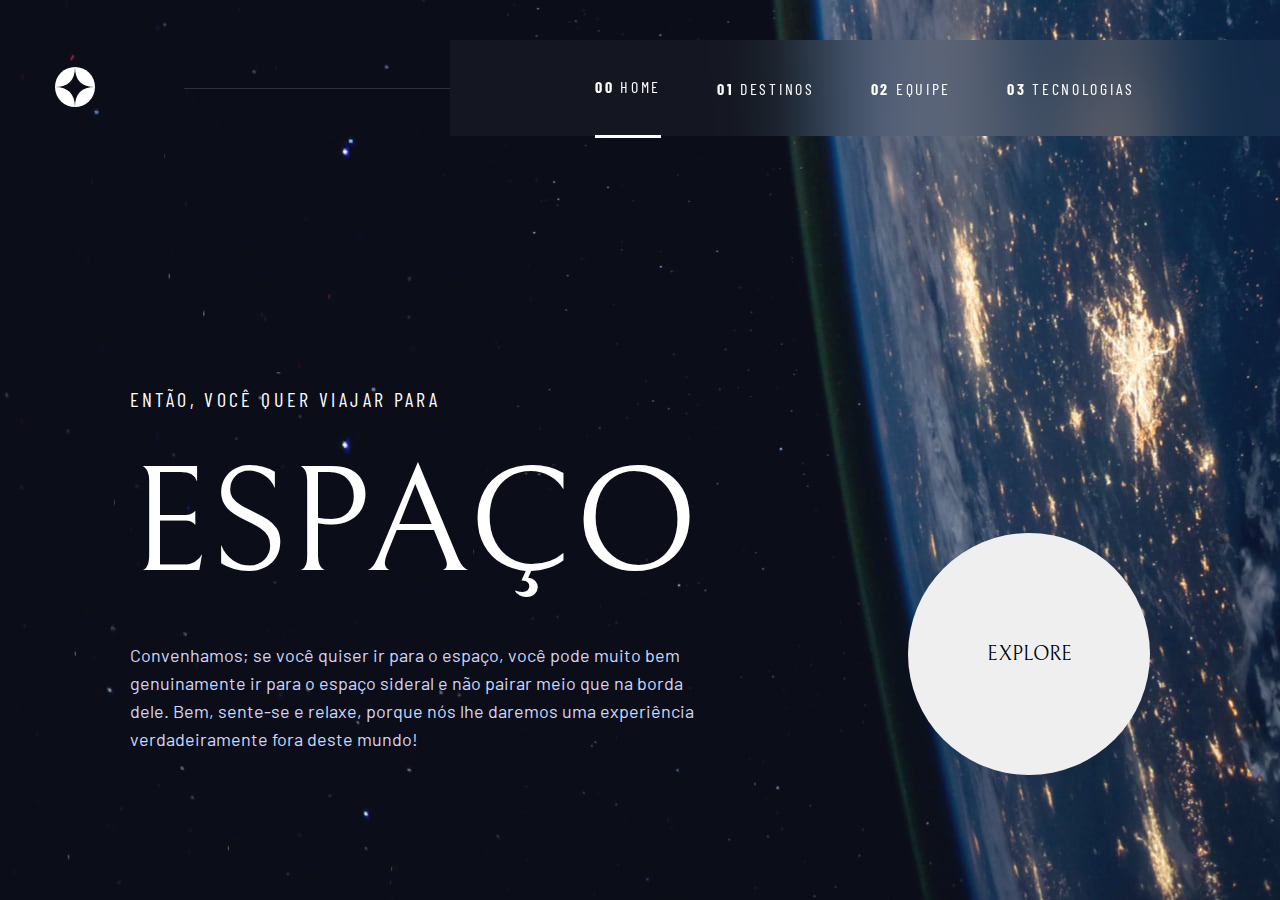
<file: index.html>
<!DOCTYPE html>
<html lang="pt-br">
<head>
	<meta charset="UTF-8">
	<meta name="viewport" content="width=device-width, initial-scale=1.0">
	<link rel="icon" type="image/png" sizes="32x32" href="assets/img/favicon.ico">
	<link rel="stylesheet" href="assets/css/reset.css">
	<link rel="stylesheet" href="assets/css/index.css">  
	<link rel="stylesheet" href="assets/css/mediasQ/mediaQGlobal.css">
	<link rel="stylesheet" href="assets/css/mediasQ/mediaQIndex.css">
	<title>Turismo Espacial | Home</title>
</head>
<body>
	<div class="body">
		<header>
			<a href="index.html"><img src="assets/img/shared/logo.svg" alt="Logo" id="logo"></a>
			<div class="line"></div>
			<nav id="nav">
				<button class="btnMobile" id="btnMobile"></button>
				<ul id="navMenu">
					<div class="navMenu__div">
						<li class="li activeNav" id="home"><a href="index.html" class="a"><b>00</b> Home</a></li>
						<li class="li" id="destinos"><a href="destination.html" class="a"><b>01</b> Destinos</a></li>
						<li class="li" id="Equipe"><a href="crew.html" class="a"><b>02</b> Equipe</a></li>
						<li class="li" id="Tecnologias"><a href="technology.html" class="a"><b>03</b> Tecnologias</a></li>
					</div>
				</ul>
			</nav>
		</header>
		<main>
			<section class="container__introduction">
				<p class="subtitle">então, você quer viajar para</p>
				<h1 class="title">espaço</h1>
				<p class="description">Convenhamos; se você quiser ir para o espaço, você pode muito bem genuinamente ir para o espaço sideral e não pairar meio que na borda dele. Bem, sente-se e relaxe, porque nós lhe daremos uma experiência verdadeiramente fora deste mundo!</p>
			</section>
			<div class="container__button">
				<a href="destination.html"><button class="button">Explore</button></a>
			</div>
		</main>
	</div>
	<script src="assets/js/main.js"></script>
</body>
</html>
</file>
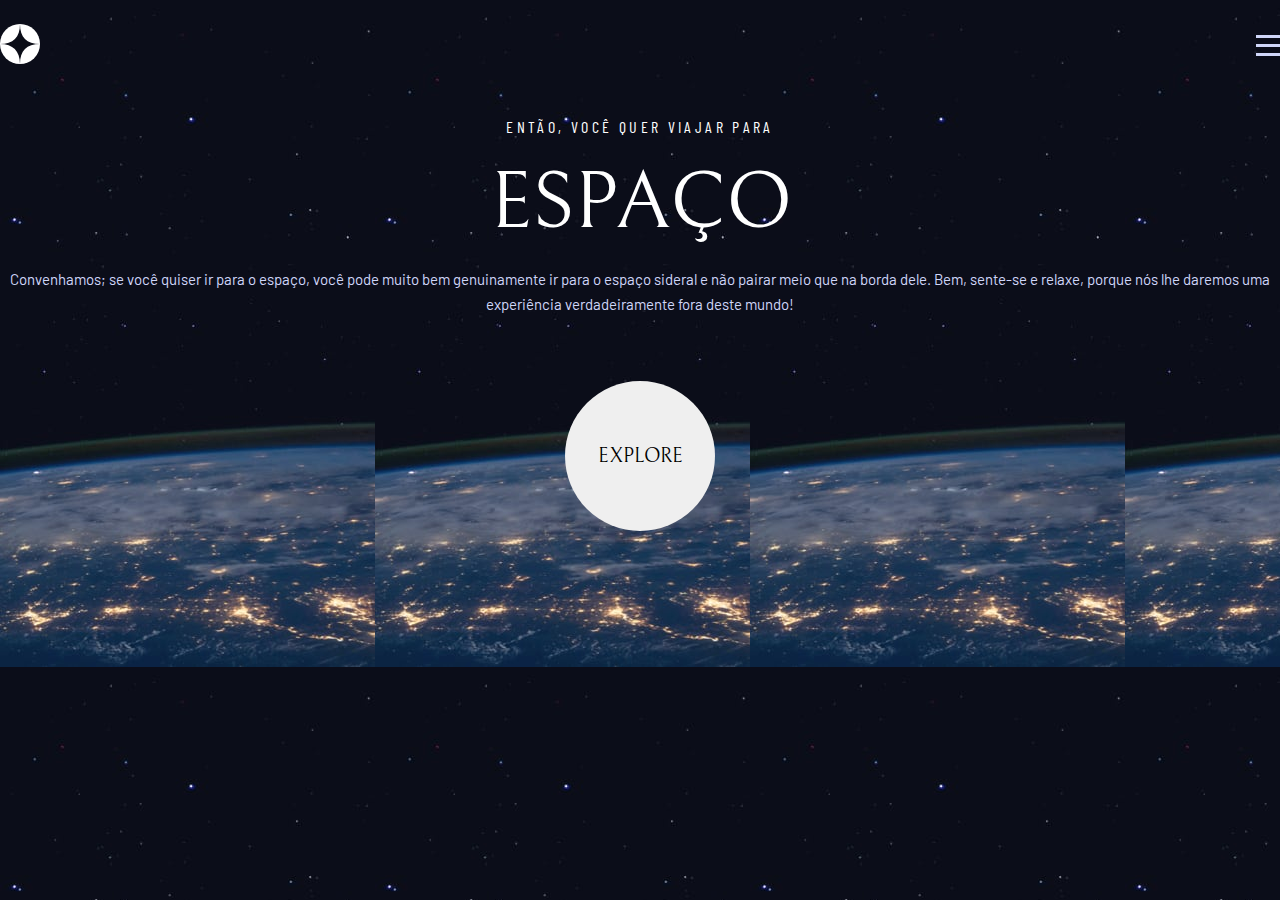
<file: html/index.html>
<!DOCTYPE html>
<html lang="pt-br">
<head>
	<meta charset="UTF-8">
	<meta name="viewport" content="width=device-width, initial-scale=1.0">
	<link rel="icon" type="image/png" sizes="32x32" href="./assets/favicon-32x32.png">
	<link rel="stylesheet" href="../assets/css/reset.css">
	<link rel="stylesheet" href="../assets/css/index.css">  
	<title>Frontend Mentor | Space tourism website</title>
</head>
<body>
	<header>
		<a href="index.html"><img src="../assets/img/shared/logo.svg" alt="Logo" id="logo"></a>
		<img src="../assets/img/shared/icon-hamburger.svg" alt="icon hamburger" id="icon-hamburger">
	</header>
	<main>
		<section class="container__introduction">
			<p class="subtitle">então, você quer viajar para</p>
			<h1 class="title">espaço</h1>
			<p class="description">Convenhamos; se você quiser ir para o espaço, você pode muito bem genuinamente ir para o espaço sideral e não pairar meio que na borda dele. Bem, sente-se e relaxe, porque nós lhe daremos uma experiência verdadeiramente fora deste mundo!</p>
		</section>
		<div class="container__button">
			<button class="button">Explore</button>
		</div>
	</main>
</body>
</html>
</file>
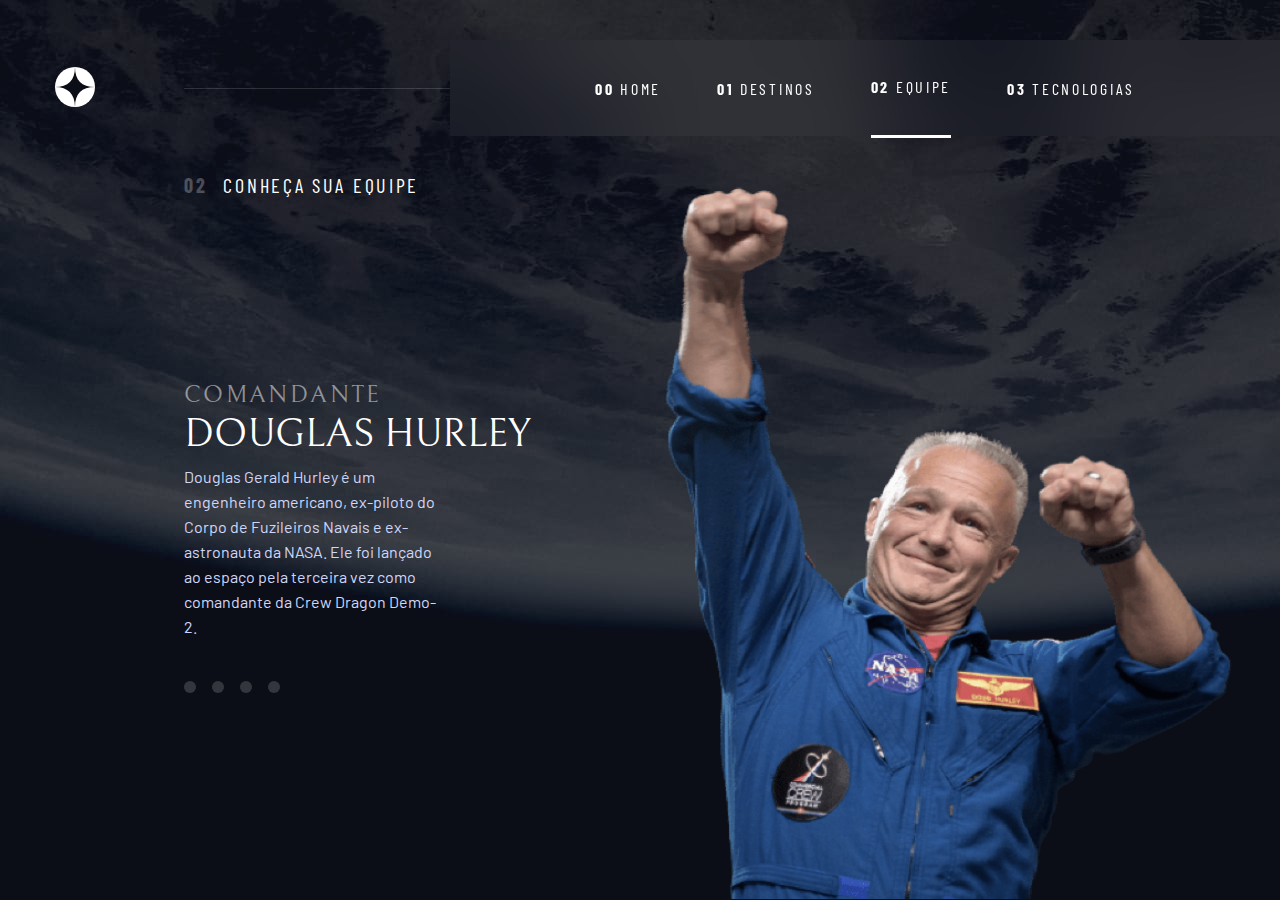
<file: crew.html>
<!DOCTYPE html>
<html lang="en">
<head>
  <meta charset="UTF-8">
  <meta name="viewport" content="width=device-width, initial-scale=1.0">
  <link rel="icon" type="image/png" sizes="32x32" href="assets/img/favicon.ico">
  <link rel="stylesheet" href="assets/css/reset.css">
  <link rel="stylesheet" href="assets/css/index.css">
  <link rel="stylesheet" href="assets/css/crew/crew.css">
  <link rel="stylesheet" href="assets/css/mediasQ/mediaQGlobal.css">
  <link rel="stylesheet" href="assets/css/mediasQ/mediaQCrew.css">
  <title>Turismo Espacial | Equipe - Comandante</title>
</head>
<body>
  <body>
    <div class="body">
      <header>
        <a href="index.html"><img src="assets/img/shared/logo.svg" alt="Logo" id="logo"></a>
        <div class="line"></div>
        <nav id="nav">
          <button class="btnMobile" id="btnMobile"></button>
          <ul id="navMenu">
            <div class="navMenu__div">
              <li class="li" id="home"><a href="index.html" class="a"><b>00</b> Home</a></li>
						  <li class="li" id="destinos"><a href="destination.html" class="a"><b>01</b> Destinos</a></li>
						  <li class="li activeNav" id="Equipe"><a href="crew.html" class="a"><b>02</b> Equipe</a></li>
						  <li class="li" id="Tecnologias"><a href="technology.html" class="a"><b>03</b> Tecnologias</a></li>
            </div>
          </ul>
        </nav>
      </header>
      <main>
        <div class="container__title">
          <h1 class="content__title"><b>02</b>Conheça sua equipe</h1>
        </div>
        <section class="conteiner__content">
          <div class="container__img">
            <div id="commander">
              <img src="assets/img/crew/image-douglas-hurley-p.png" class="img__p">
              <img src="assets/img/crew/image-douglas-hurley-m.png" class="img__m">
              <img src="assets/img/crew/image-douglas-hurley.png" class="img__g">
            </div>
            <div class="disable" id="specialist">
              <img src="assets/img/crew/image-mark-shuttleworth-p.png" class="img__p">
              <img src="assets/img/crew/image-mark-shuttleworth-m.png" class="img__m">
              <img src="assets/img/crew/image-mark-shuttleworth.png" class="img__g">
            </div>
            <div class="disable" id="pilot">
              <img src="assets/img/crew/image-victor-glover-p.png" class="img__p">
              <img src="assets/img/crew/image-victor-glover-m.png" class="img__m">
              <img src="assets/img/crew/image-victor-glover.png" class="img__g">
            </div>
            <div class="disable" id="engineer">
              <img src="assets/img/crew/image-anousheh-ansari-p.png" class="img__p">
              <img src="assets/img/crew/image-anousheh-ansari-m.png" class="img__m">
              <img src="assets/img/crew/image-anousheh-ansari.png" class="img__g">
            </div>
          </div>
          <div class="container__text">
            <ul class="container__btns">
              <li><button class="content__btn" id="btn1"></button></li>
              <li><button class="content__btn" id="btn2"></button></li>
              <li><button class="content__btn" id="btn3"></button></li>
              <li><button class="content__btn" id="btn4"></button></li>
            </ul>
            <div>
              <h2 class="content__subtitle" id="title">Comandante</h2>
              <h1 class="content__name" id="name">Douglas Hurley</h1>
              <p class="content__text" id="description">Douglas Gerald Hurley é um engenheiro americano, ex-piloto do Corpo de Fuzileiros Navais e ex-astronauta da NASA. Ele foi lançado ao espaço pela terceira vez como comandante da Crew Dragon Demo-2.</p>
            </div>
          </div>
        </section>
      </main>
    </div>
    <script src="assets/js/main.js"></script>
    <script src="assets/js/crew.js"></script>
</body>
</html>
</file>
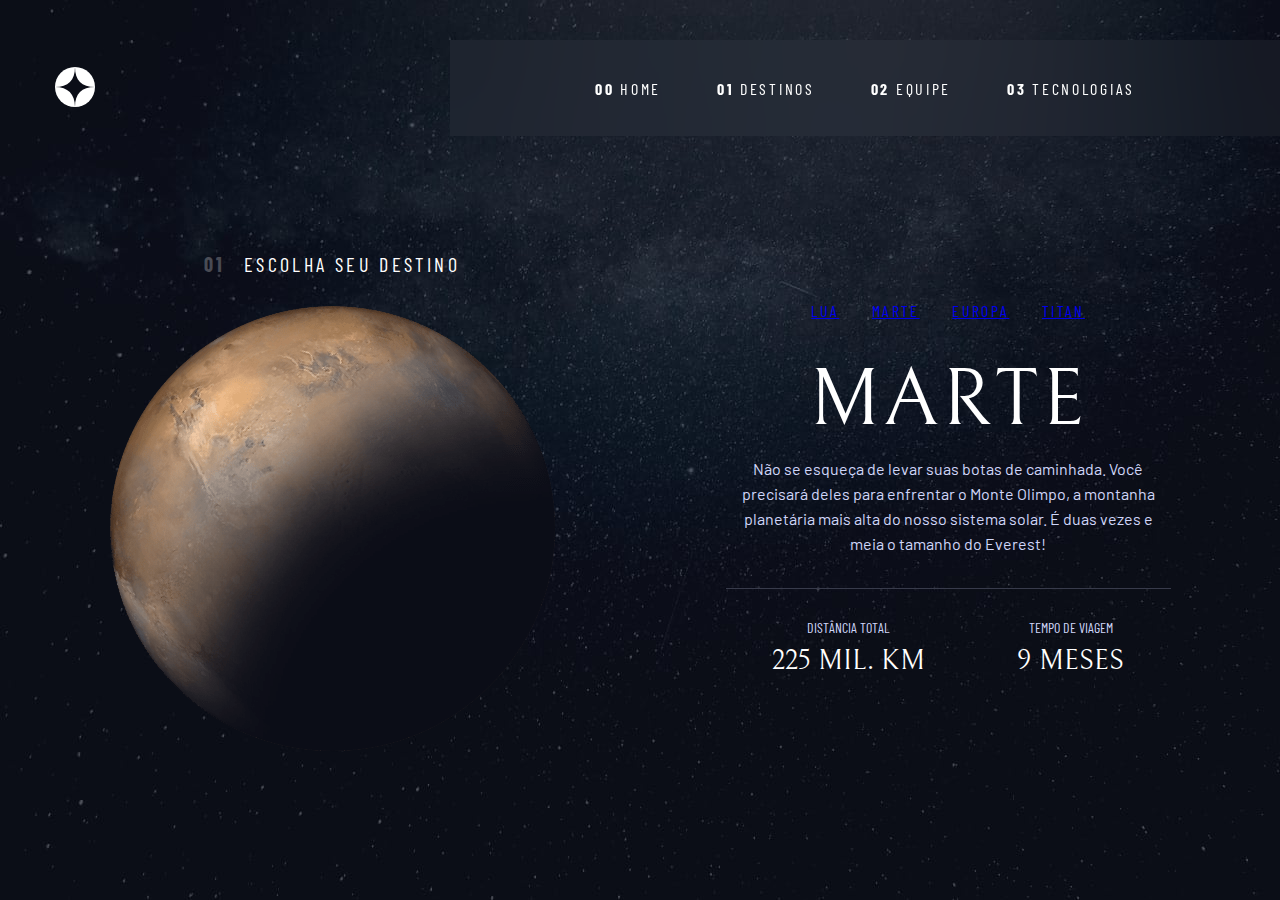
<file: destination-mars.html>
<!DOCTYPE html>
<html lang="en">
<head>
	<meta charset="UTF-8">
	<meta http-equiv="X-UA-Compatible" content="IE=edge">
	<meta name="viewport" content="width=device-width, initial-scale=1.0">
	<link rel="icon" type="image/png" sizes="32x32" href="assets/img/favicon.ico">
	<link rel="stylesheet" href="assets/css/reset.css">
	<link rel="stylesheet" href="assets/css/index.css"> 
	<link rel="stylesheet" href="assets/css/destination/destination.css"> 
	<link rel="stylesheet" href="assets/css/mediasQ/mediaQGlobal.css">
	<link rel="stylesheet" href="assets/css/mediasQ/mediaQDestination.css">
  	<link rel="stylesheet" href="assets/css/destination/mars.css">
	<title>Destinos - Marte | Turismo Espacial</title>
</head>
<body>
	<div class="body">
		<header>
			<a href="index.html"><img src="assets/img/shared/logo.svg" alt="Logo" id="logo"></a>
			<nav id="nav">
				<button class="btnMobile" id="btnMobile"></button>
				<ul id="navMenu">
					<div class="navMenu__div">
						<li class="li"><a href="index.html" class="a"><b>00</b> Home</a></li>
						<li class="li"><a href="destination-moon.html" class="a"><b>01</b> Destinos</a></li>
						<li class="li"><a href="" class="a"><b>02</b> Equipe</a></li>
						<li class="li"><a href="technology-vehicle.html" class="a"><b>03</b> Tecnologias</a></li>
					</div>
				</ul>
			</nav>
		</header>
		<main>
			<section class="container">
				<h1 class="title"><b>01</b>Escolha seu destino</h1>
				<div class="img__destiny"></div>
			</section>
			<section class="container__data">
				<div class="description">
					<nav class="destinyList">
						<ul class="destinyList__list">
							<li class="destiny"><button class="destinyBtn"><a href="destination-moon.html">Lua</a></button></li>
							<li class="destiny"><button class="destinyBtn"><a href="destination-mars.html">Marte</a></button></li>
							<li class="destiny"><button class="destinyBtn"><a href="destination-europa.html">Europa</a></button></li>
							<li class="destiny"><button class="destinyBtn"><a href="destination-titan.html">Titan</a></button></li>
						</ul>
					</nav>
					<h2 class="subtitle">Marte</h2>
					<p class="text">Não se esqueça de levar suas botas de caminhada. Você precisará deles para enfrentar o Monte Olimpo, a montanha planetária mais alta do nosso sistema solar. É duas vezes e meia o tamanho do Everest!</p>
				</div>
				<div class="data">
					<div class="distance">
						<p class="data__title">Distância total</p>
						<p class="data__content">225 MIL. km</p>
					</div>
					<div class="duration">
						<p class="data__title">Tempo de viagem</p>
						<p class="data__content">9 Meses</p>
					</div>
				</div>
			</section>
		</main>
	</div>
	<script src="assets/js/main.js"></script>
</html>
</file>
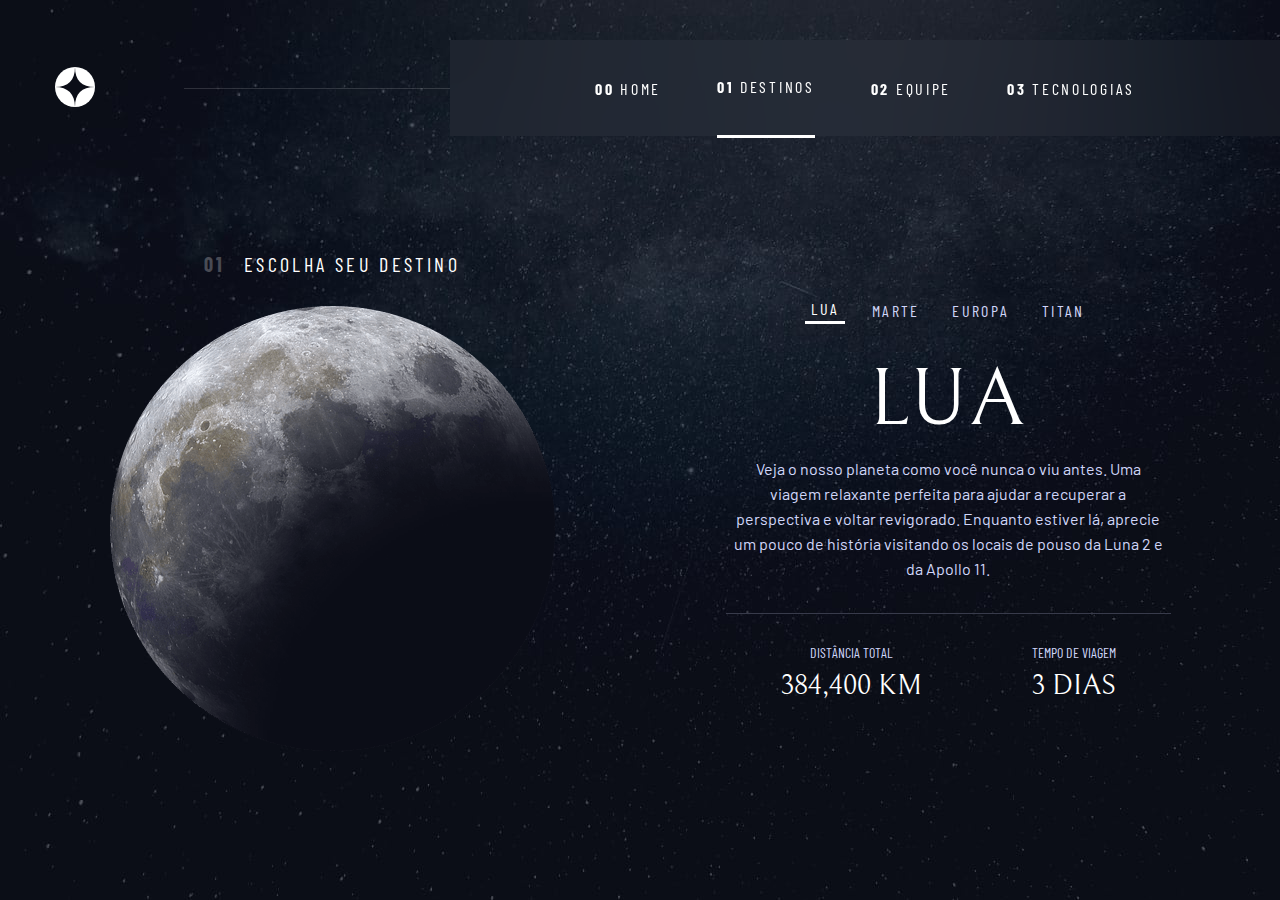
<file: destination.html>
<!DOCTYPE html>
<html lang="pt-br">
<head>
	<meta charset="UTF-8">
	<meta http-equiv="X-UA-Compatible" content="IE=edge">
	<meta name="viewport" content="width=device-width, initial-scale=1.0">
	<link rel="icon" type="image/png" sizes="32x32" href="assets/img/favicon.ico">
	<link rel="stylesheet" href="assets/css/reset.css">
	<link rel="stylesheet" href="assets/css/index.css"> 
	<link rel="stylesheet" href="assets/css/destination/destination.css"> 
	<link rel="stylesheet" href="assets/css/mediasQ/mediaQGlobal.css">
	<link rel="stylesheet" href="assets/css/mediasQ/mediaQDestination.css">
	<link rel="stylesheet" id="destination" href="assets/css/destination/moon.css">
	<title>Turismo Espacial | Destinos - Lua</title>
</head>
<body>
	<div class="body">
		<header>
			<a href="index.html"><img src="assets/img/shared/logo.svg" alt="Logo" id="logo"></a>
			<div class="line"></div>
			<nav id="nav">
				<button class="btnMobile" id="btnMobile"></button>
				<ul id="navMenu">
					<div class="navMenu__div">
						<li class="li" id="home"><a href="index.html" class="a"><b>00</b> Home</a></li>
						<li class="li activeNav" id="destinos"><a href="destination.html" class="a"><b>01</b> Destinos</a></li>
						<li class="li" id="equipe"><a href="crew.html" class="a"><b>02</b> Equipe</a></li>
						<li class="li" id="tecnologias"><a href="technology.html" class="a"><b>03</b> Tecnologias</a></li>
					</div>
				</ul>
			</nav>
		</header>
		<main>
			<section class="container">
				<h1 class="title"><b>01</b>Escolha seu destino</h1>
				<div class="img__destiny"></div>
			</section>
			<section class="container__data">
				<div class="description">
					<nav class="destinyList">
						<ul class="destinyList__list">
							<li class="destiny"><button class="destinyBtn" id="moon">Lua</button></li>
							<li class="destiny"><button class="destinyBtn" id="mars">Marte</button></li>
							<li class="destiny"><button class="destinyBtn" id="europa">Europa</button></li>
							<li class="destiny"><button class="destinyBtn" id="titan">Titan</button></li>
						</ul>
					</nav>
					<h2 class="subtitle" id="name">Lua</h2>
					<p class="text" id="text">Veja o nosso planeta como você nunca o viu antes. Uma viagem relaxante perfeita para ajudar a recuperar a perspectiva e voltar revigorado. Enquanto estiver lá, aprecie um pouco de história visitando os locais de pouso da Luna 2 e da Apollo 11.</p>
				</div>
				<div class="data">
					<div class="distance">
						<p class="data__title">Distância total</p>
						<p class="data__content" id="distance">384,400 KM</p>
					</div>
					<div class="duration">
						<p class="data__title">Tempo de viagem</p>
						<p class="data__content" id="time">3 dias</p>
					</div>
				</div>
			</section>
		</main>
	</div>
	<script src="assets/js/main.js"></script>
	<script src="assets/js/destination.js"></script>
</html>
</file>
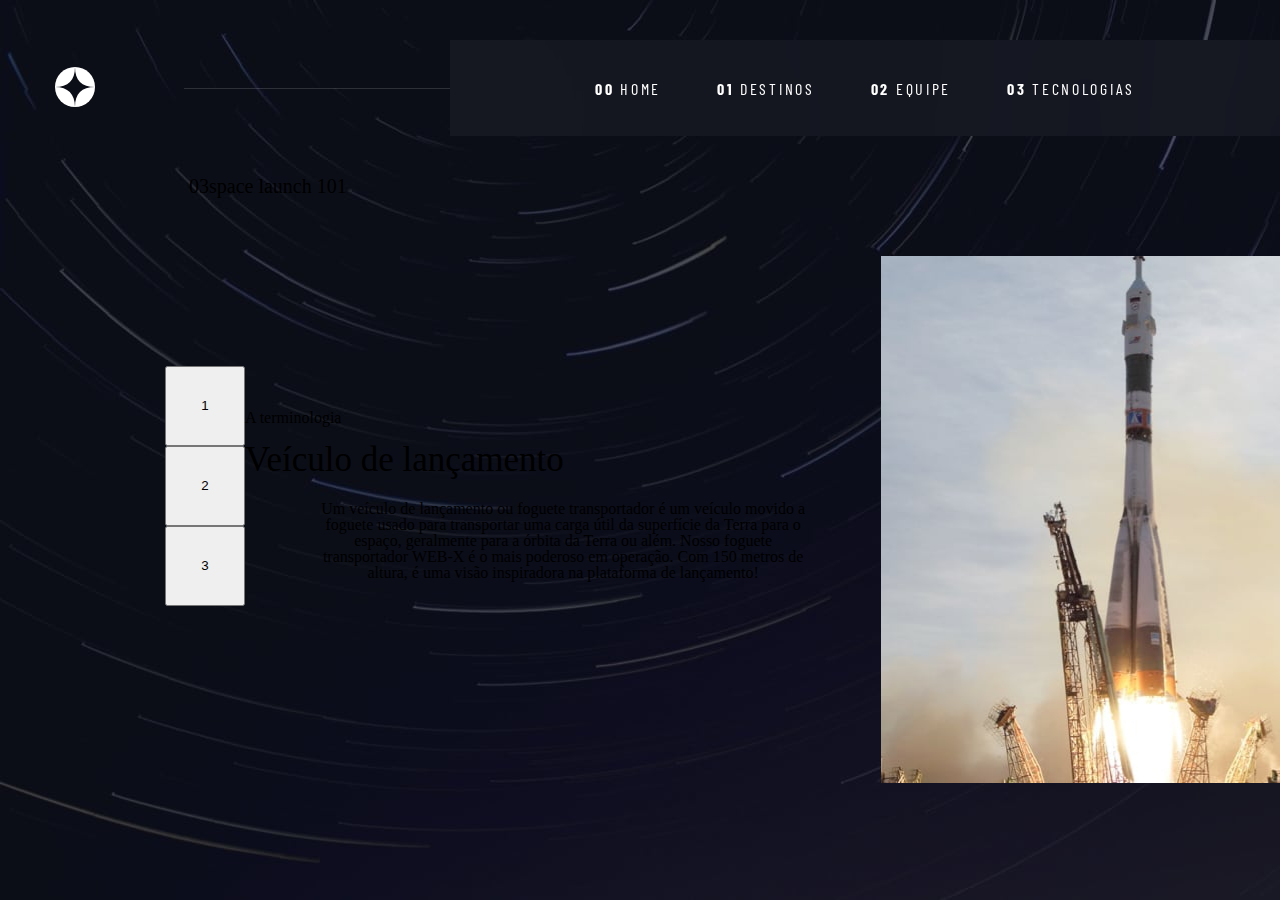
<file: technology-vehicle.html>
<!DOCTYPE html>
<html lang="pt-br">
<head>
  <meta charset="UTF-8">
  <meta name="viewport" content="width=device-width, initial-scale=1.0">
  <link rel="icon" type="image/png" sizes="32x32" href="assets/img/favicon.ico">
  <link rel="stylesheet" href="assets/css/reset.css">
  <link rel="stylesheet" href="assets/css/index.css">
  <link rel="stylesheet" href="assets/css/technology/vehicle.css">
  <link rel="stylesheet" href="assets/css/mediasQ/mediaQGlobal.css">
  <link rel="stylesheet" href="assets/css/mediasQ/mediaQTechnology.css">
  <title>Turismo Espacial | Tecnologias - Veículos</title>
</head>
<body>
  <div class="body">
    <header>
      <a href="index.html"><img src="assets/img/shared/logo.svg" alt="Logo" id="logo"></a>
      <div class="line"></div>
      <nav id="nav">
        <button class="btnMobile" id="btnMobile"></button>
        <ul id="navMenu">
          <div class="navMenu__div">
            <li class="li"><a href="index.html" class="a"><b>00</b> Home</a></li>
            <li class="li"><a href="destination.html" class="a"><b>01</b> Destinos</a></li>
            <li class="li"><a href="crew-commander.html" class="a"><b>02</b> Equipe</a></li>
            <li class="li"><a href="technology-vehicle.html" class="a"><b>03</b> Tecnologias</a></li>
          </div>
        </ul>
      </nav>
    </header>
    <main>
      <div class="container__title">
        <h1 class="content__title"><b>03</b>space launch 101</h1>
      </div>
      <section class="conteiner__content">
        <div class="container__img"></div>
        <div class="container__text">
          <ul class="container__btns">
            <li><button class="content__btn">1</button></li>
            <li><button class="content__btn" id="btn">2</button></li>
            <li><button class="content__btn">3</button></li>
          </ul>
          <div>
            <h2 class="content__subtitle">A terminologia</h2>
            <h1 class="content__name">Veículo de lançamento</h1>
            <p class="content__text">Um veículo de lançamento ou foguete transportador é um veículo movido a foguete usado para transportar uma carga útil da superfície da Terra para o espaço, geralmente para a órbita da Terra ou além. Nosso foguete transportador WEB-X é o mais poderoso em operação. Com 150 metros de altura, é uma visão inspiradora na plataforma de lançamento!</p>
          </div>
        </div>
      </section>
    </main>
  </div>
  <script src="assets/js/main.js"></script>
  <script src="assets/js/tech.js"></script>
</body>
</html>
</file>
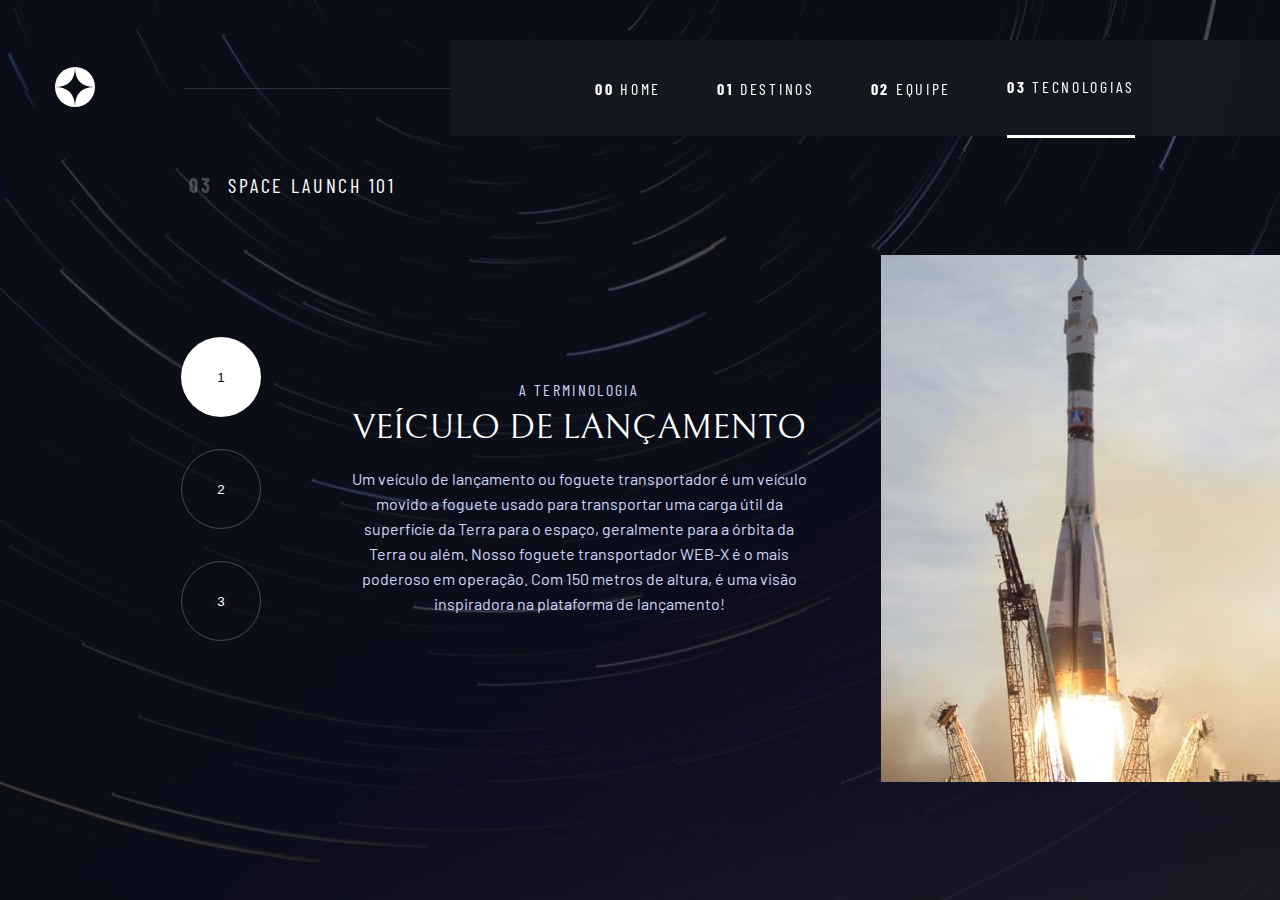
<file: technology.html>
<!DOCTYPE html>
<html lang="pt-br">
<head>
  <meta charset="UTF-8">
  <meta name="viewport" content="width=device-width, initial-scale=1.0">
  <link rel="icon" type="image/png" sizes="32x32" href="assets/img/favicon.ico">
  <link rel="stylesheet" href="assets/css/reset.css">
  <link rel="stylesheet" href="assets/css/index.css">
  <link rel="stylesheet" href="assets/css/technology/tech.css">
  <link rel="stylesheet" id="tech" href="assets/css/technology/vehicle.css">
  <link rel="stylesheet" href="assets/css/mediasQ/mediaQGlobal.css">
  <link rel="stylesheet" href="assets/css/mediasQ/mediaQTechnology.css">
  <title>Turismo Espacial | Tecnologias - Veículos</title>
</head>
<body>
  <div class="body">
    <header>
      <a href="index.html"><img src="assets/img/shared/logo.svg" alt="Logo" id="logo"></a>
      <div class="line"></div>
      <nav id="nav">
        <button class="btnMobile" id="btnMobile"></button>
        <ul id="navMenu">
          <div class="navMenu__div">
            <li class="li" id="home"><a href="index.html" class="a"><b>00</b> Home</a></li>
						<li class="li" id="destinos"><a href="destination.html" class="a"><b>01</b> Destinos</a></li>
						<li class="li" id="Equipe"><a href="crew.html" class="a"><b>02</b> Equipe</a></li>
						<li class="li activeNav" id="Tecnologias"><a href="technology.html" class="a"><b>03</b> Tecnologias</a></li>
          </div>
        </ul>
      </nav>
    </header>
    <main>
      <div class="container__title">
        <h1 class="content__title"><b>03</b>space launch 101</h1>
      </div>
      <section class="conteiner__content">
        <div class="container__img"></div>
        <div class="container__text">
          <ul class="container__btns">
            <li><button class="content__btn" id="btn0">1</button></li>
            <li><button class="content__btn" id="btn">2</button></li>
            <li><button class="content__btn" id="btn1">3</button></li>
          </ul>
          <div>
            <h2 class="content__subtitle">A terminologia</h2>
            <h1 class="content__name" id="name">Veículo de lançamento</h1>
            <p class="content__text" id="text">Um veículo de lançamento ou foguete transportador é um veículo movido a foguete usado para transportar uma carga útil da superfície da Terra para o espaço, geralmente para a órbita da Terra ou além. Nosso foguete transportador WEB-X é o mais poderoso em operação. Com 150 metros de altura, é uma visão inspiradora na plataforma de lançamento!</p>
          </div>
        </div>
      </section>
    </main>
  </div>
  <script src="assets/js/main.js"></script>
  <script src="assets/js/tech.js"></script>
</body>
</html>
</file>
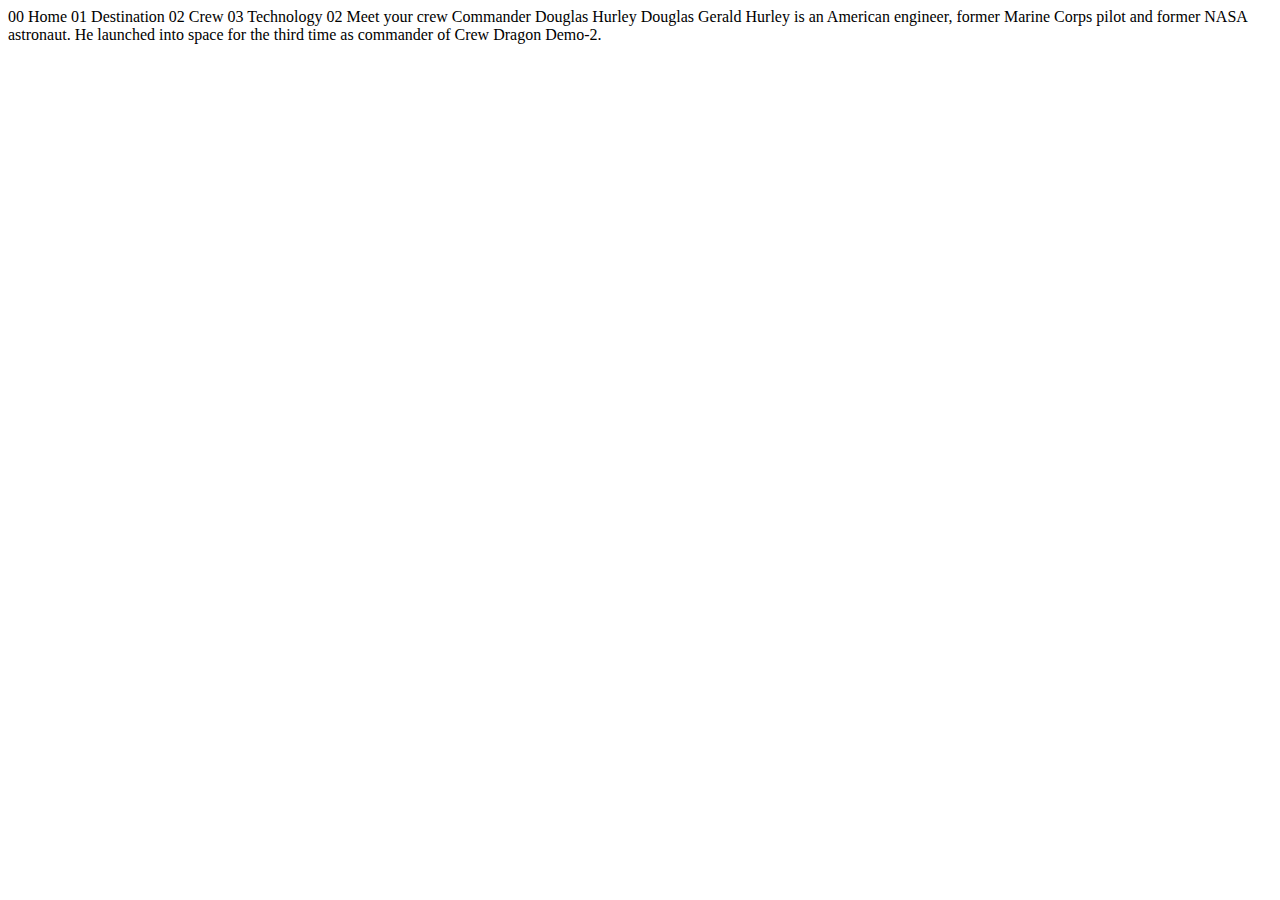
<file: html/crew-commander.html>
<!DOCTYPE html>
<html lang="en">
<head>
  <meta charset="UTF-8">
  <meta name="viewport" content="width=device-width, initial-scale=1.0">

  <link rel="icon" type="image/png" sizes="32x32" href="./assets/favicon-32x32.png">
  
  <title>Frontend Mentor | Space tourism website</title>
</head>
<body>

  00 Home
  01 Destination
  02 Crew
  03 Technology

  02 Meet your crew

  Commander
  Douglas Hurley

  Douglas Gerald Hurley is an American engineer, former Marine Corps pilot 
  and former NASA astronaut. He launched into space for the third time as 
  commander of Crew Dragon Demo-2.
</body>
</html>
</file>
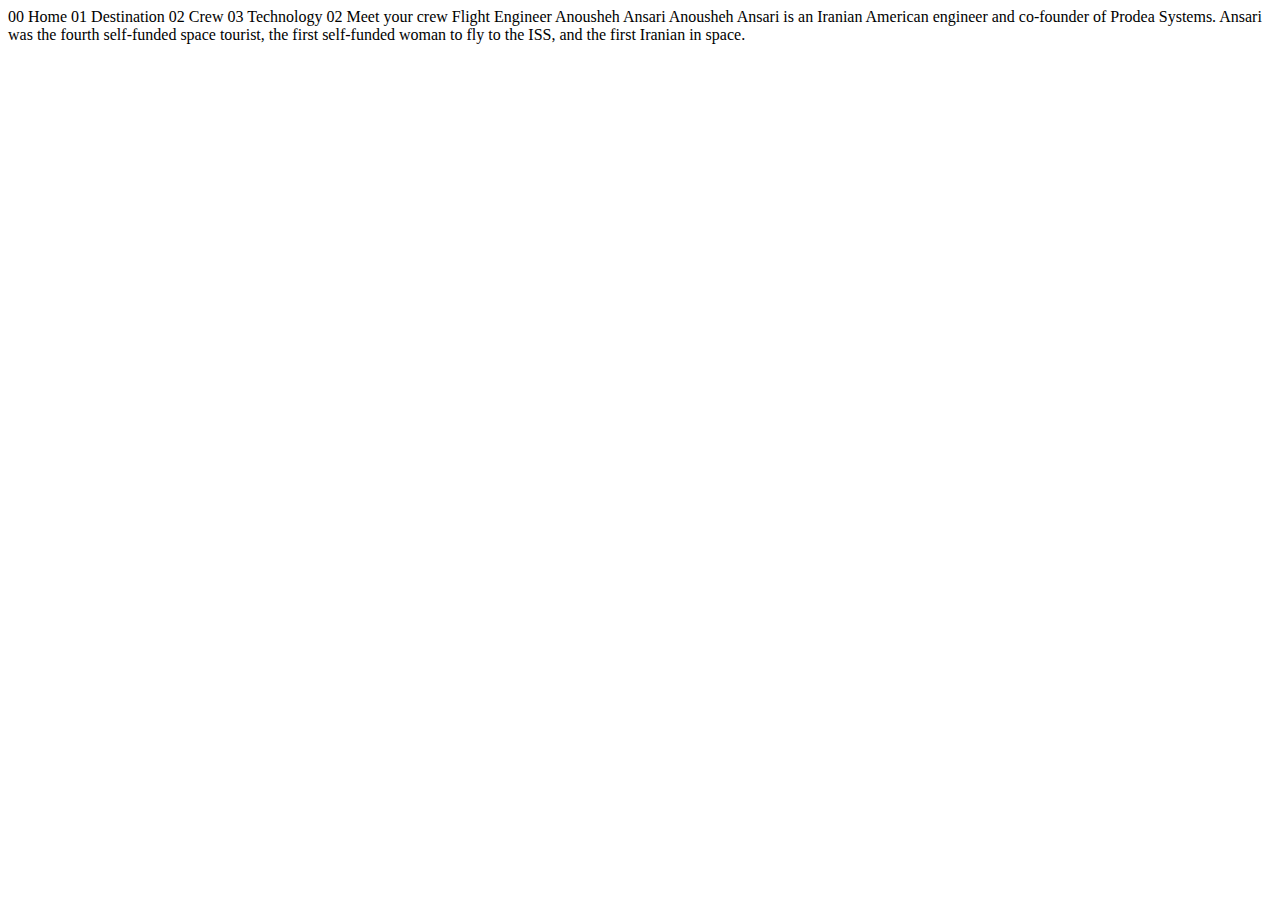
<file: html/crew-engineer.html>
<!DOCTYPE html>
<html lang="en">
<head>
  <meta charset="UTF-8">
  <meta name="viewport" content="width=device-width, initial-scale=1.0">

  <link rel="icon" type="image/png" sizes="32x32" href="./assets/favicon-32x32.png">
  
  <title>Frontend Mentor | Space tourism website</title>
</head>
<body>

  00 Home
  01 Destination
  02 Crew
  03 Technology

  02 Meet your crew

  Flight Engineer
  Anousheh Ansari

  Anousheh Ansari is an Iranian American engineer and co-founder of Prodea Systems. 
  Ansari was the fourth self-funded space tourist, the first self-funded woman to 
  fly to the ISS, and the first Iranian in space. 
</body>
</html>
</file>
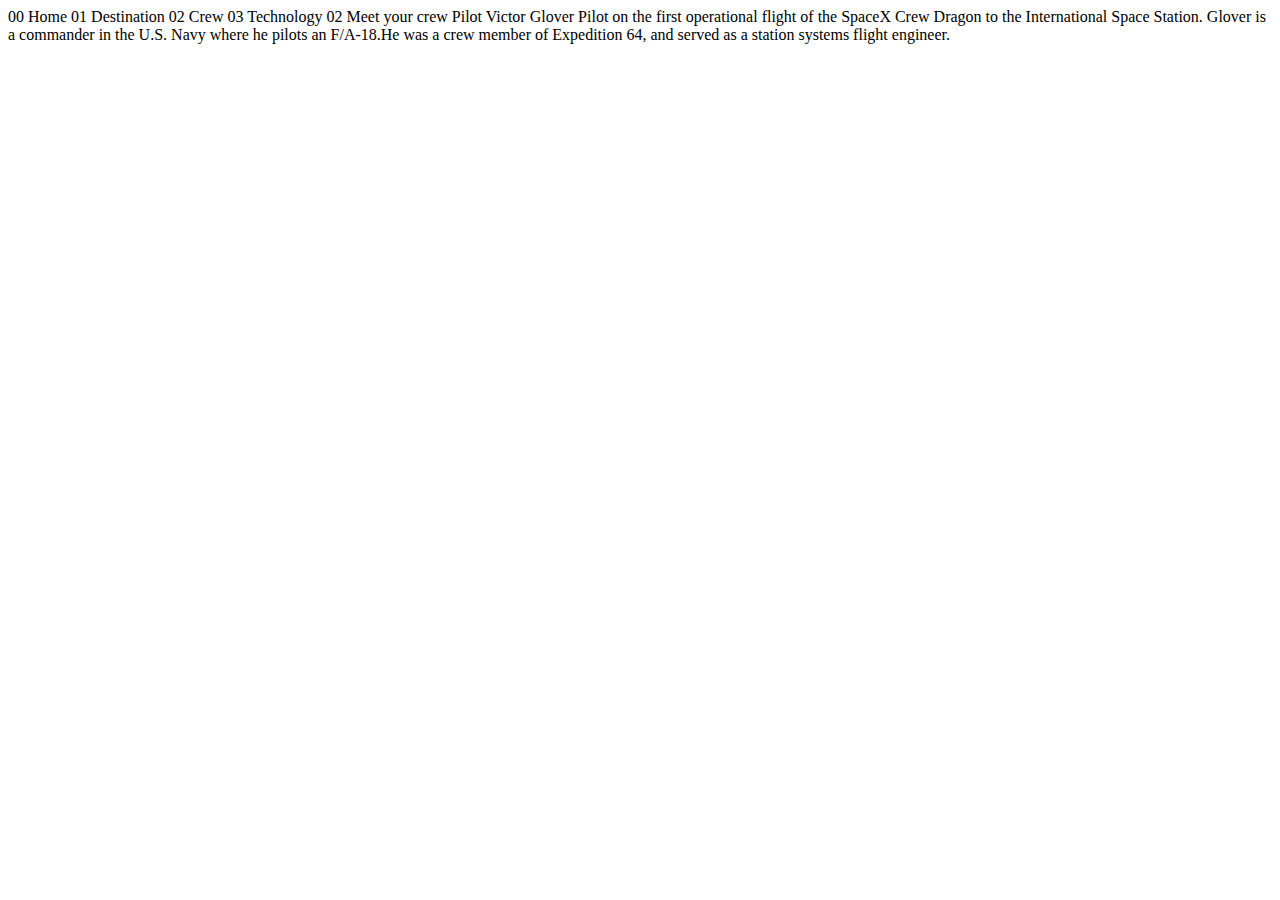
<file: html/crew-pilot.html>
<!DOCTYPE html>
<html lang="en">
<head>
  <meta charset="UTF-8">
  <meta name="viewport" content="width=device-width, initial-scale=1.0">

  <link rel="icon" type="image/png" sizes="32x32" href="./assets/favicon-32x32.png">
  
  <title>Frontend Mentor | Space tourism website</title>
</head>
<body>

  00 Home
  01 Destination
  02 Crew
  03 Technology

  02 Meet your crew

  Pilot
  Victor Glover

  Pilot on the first operational flight of the SpaceX Crew Dragon to the 
  International Space Station. Glover is a commander in the U.S. Navy where 
  he pilots an F/A-18.He was a crew member of Expedition 64, and served as a 
  station systems flight engineer. 
</body>
</html>
</file>
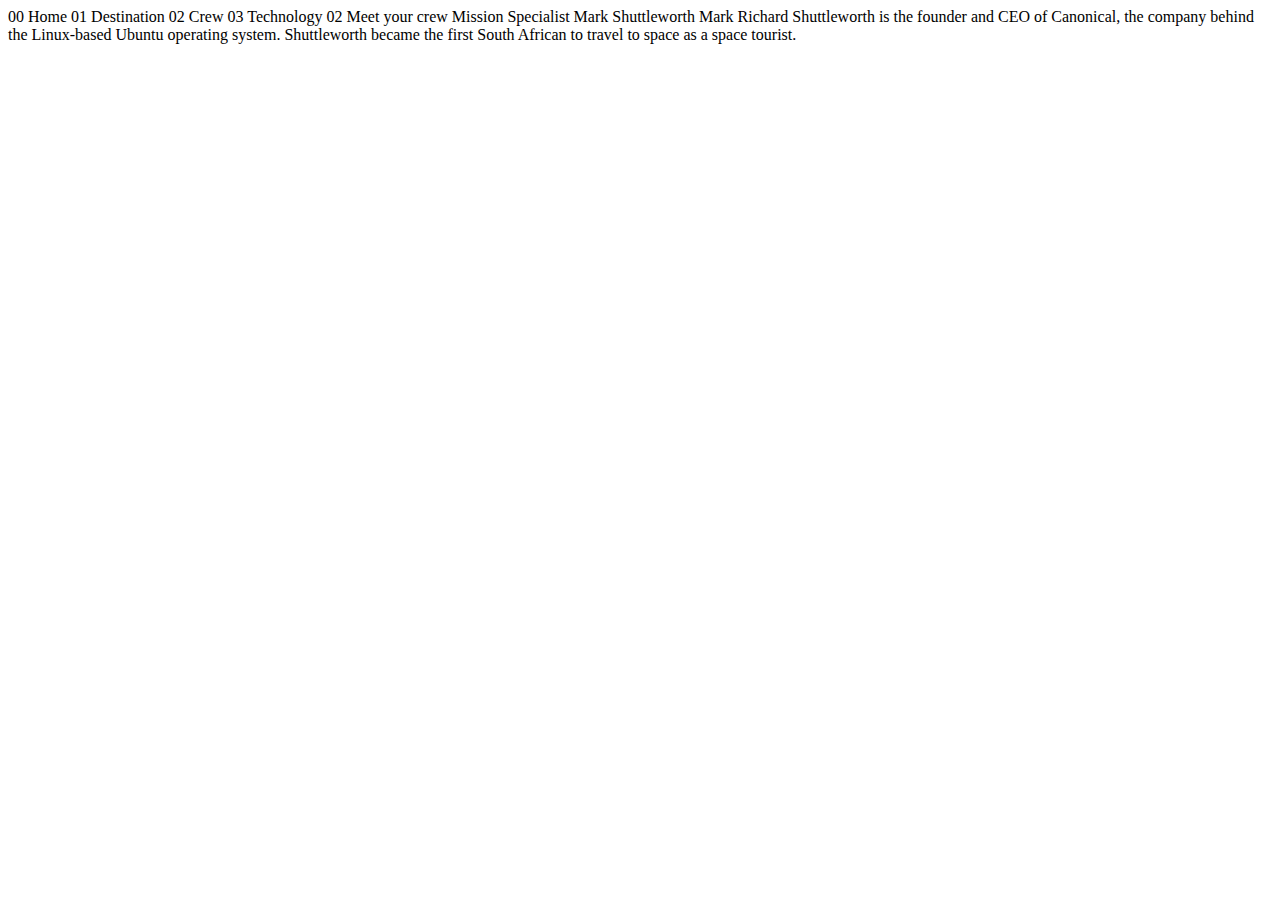
<file: html/crew-specialist.html>
<!DOCTYPE html>
<html lang="en">
<head>
  <meta charset="UTF-8">
  <meta name="viewport" content="width=device-width, initial-scale=1.0">

  <link rel="icon" type="image/png" sizes="32x32" href="./assets/favicon-32x32.png">
  
  <title>Frontend Mentor | Space tourism website</title>
</head>
<body>

  00 Home
  01 Destination
  02 Crew
  03 Technology

  02 Meet your crew

  Mission Specialist
  Mark Shuttleworth

  Mark Richard Shuttleworth is the founder and CEO of Canonical, the company behind 
  the Linux-based Ubuntu operating system. Shuttleworth became the first South 
  African to travel to space as a space tourist.
</body>
</html>
</file>
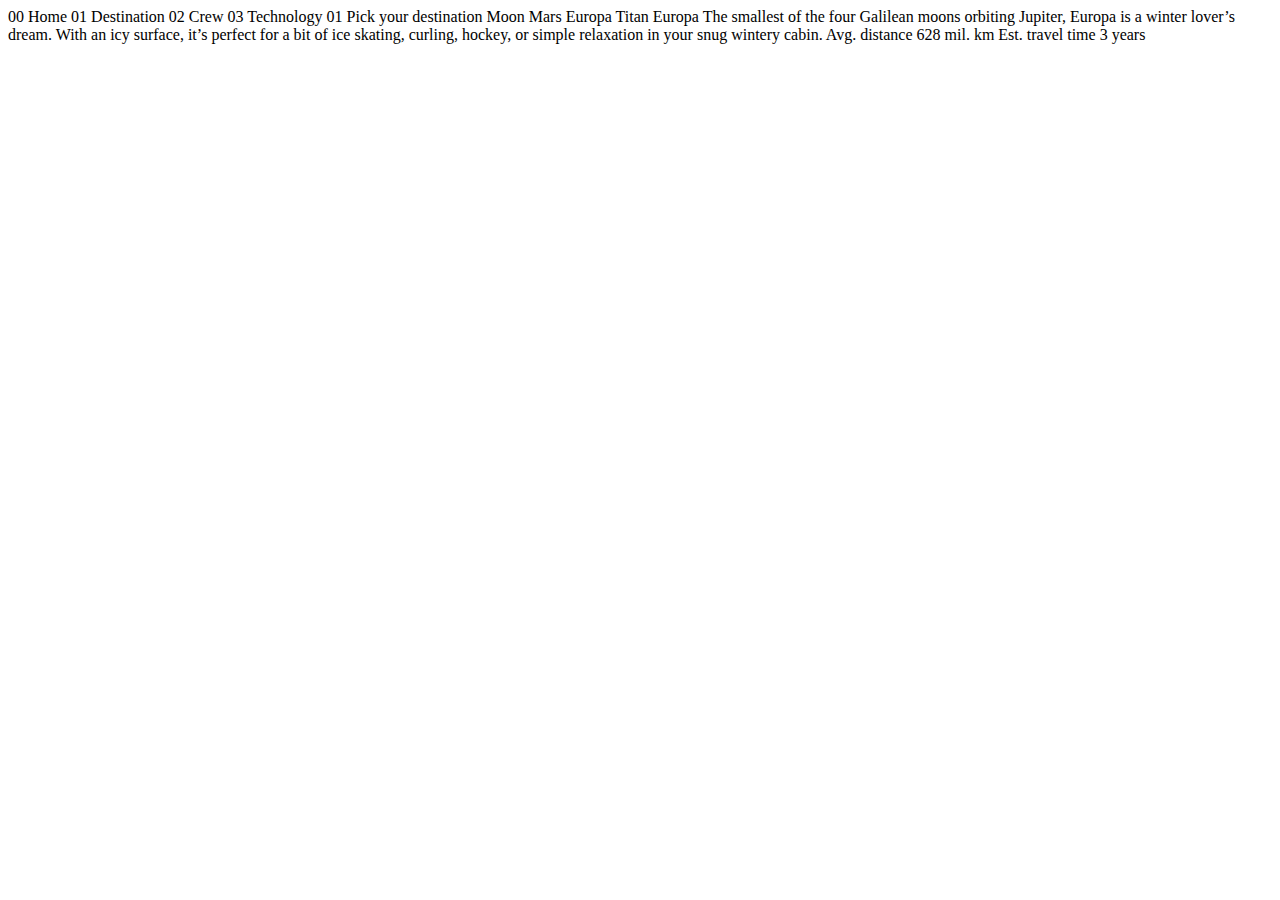
<file: html/destination-europa.html>
<!DOCTYPE html>
<html lang="en">
<head>
  <meta charset="UTF-8">
  <meta name="viewport" content="width=device-width, initial-scale=1.0">

  <link rel="icon" type="image/png" sizes="32x32" href="./assets/favicon-32x32.png">
  
  <title>Frontend Mentor | Space tourism website</title>
</head>
<body>

  00 Home
  01 Destination
  02 Crew
  03 Technology

  01 Pick your destination

  Moon
  Mars
  Europa
  Titan

  Europa

  The smallest of the four Galilean moons orbiting Jupiter, Europa is a 
  winter lover’s dream. With an icy surface, it’s perfect for a bit of 
  ice skating, curling, hockey, or simple relaxation in your snug 
  wintery cabin.

  Avg. distance
  628 mil. km

  Est. travel time
  3 years
</body>
</html>
</file>
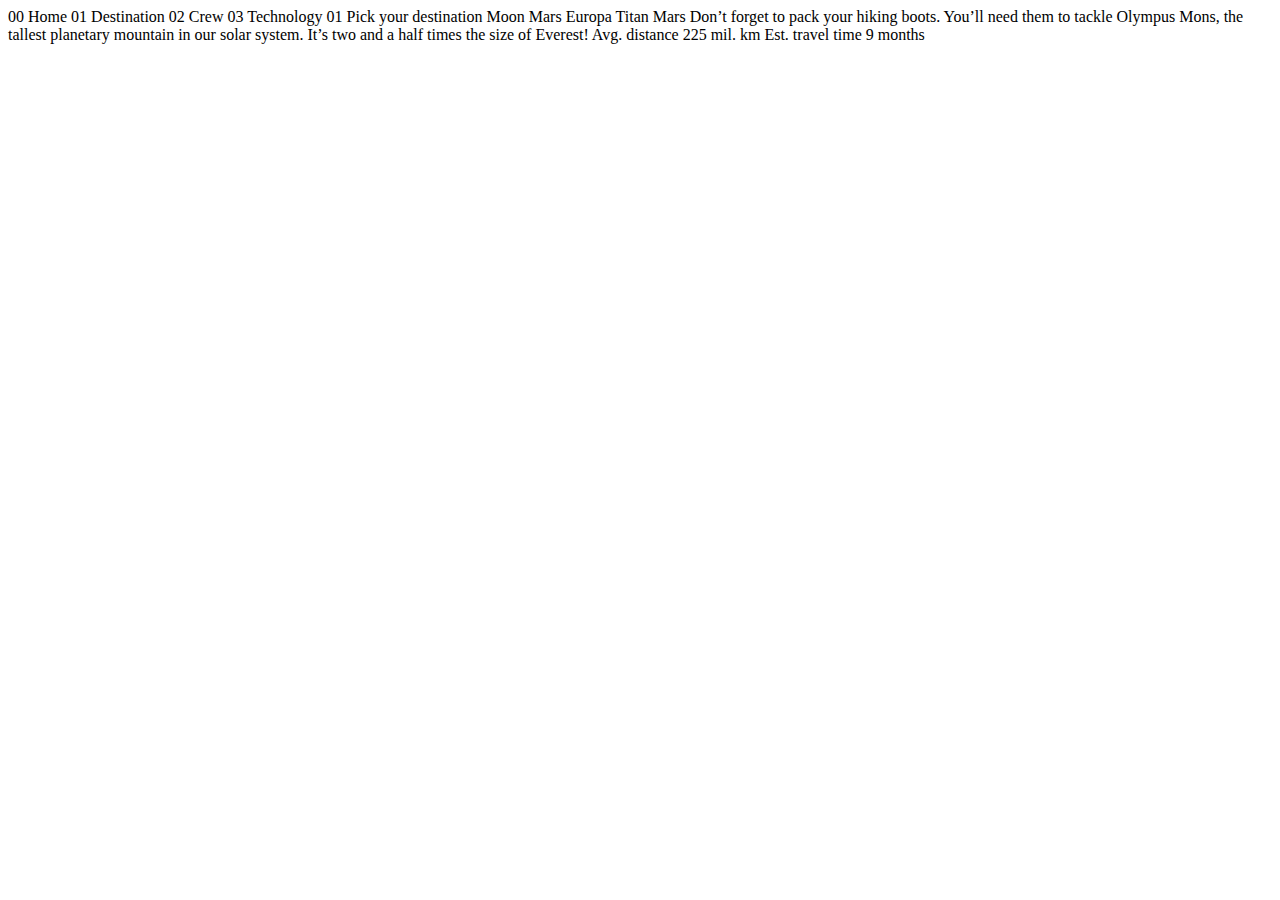
<file: html/destination-mars.html>
<!DOCTYPE html>
<html lang="en">
<head>
  <meta charset="UTF-8">
  <meta name="viewport" content="width=device-width, initial-scale=1.0">

  <link rel="icon" type="image/png" sizes="32x32" href="./assets/favicon-32x32.png">
  
  <title>Frontend Mentor | Space tourism website</title>
</head>
<body>

  00 Home
  01 Destination
  02 Crew
  03 Technology

  01 Pick your destination

  Moon
  Mars
  Europa
  Titan

  Mars

  Don’t forget to pack your hiking boots. You’ll need them to tackle Olympus Mons, 
  the tallest planetary mountain in our solar system. It’s two and a half times 
  the size of Everest!

  Avg. distance
  225 mil. km

  Est. travel time
  9 months
</body>
</html>
</file>
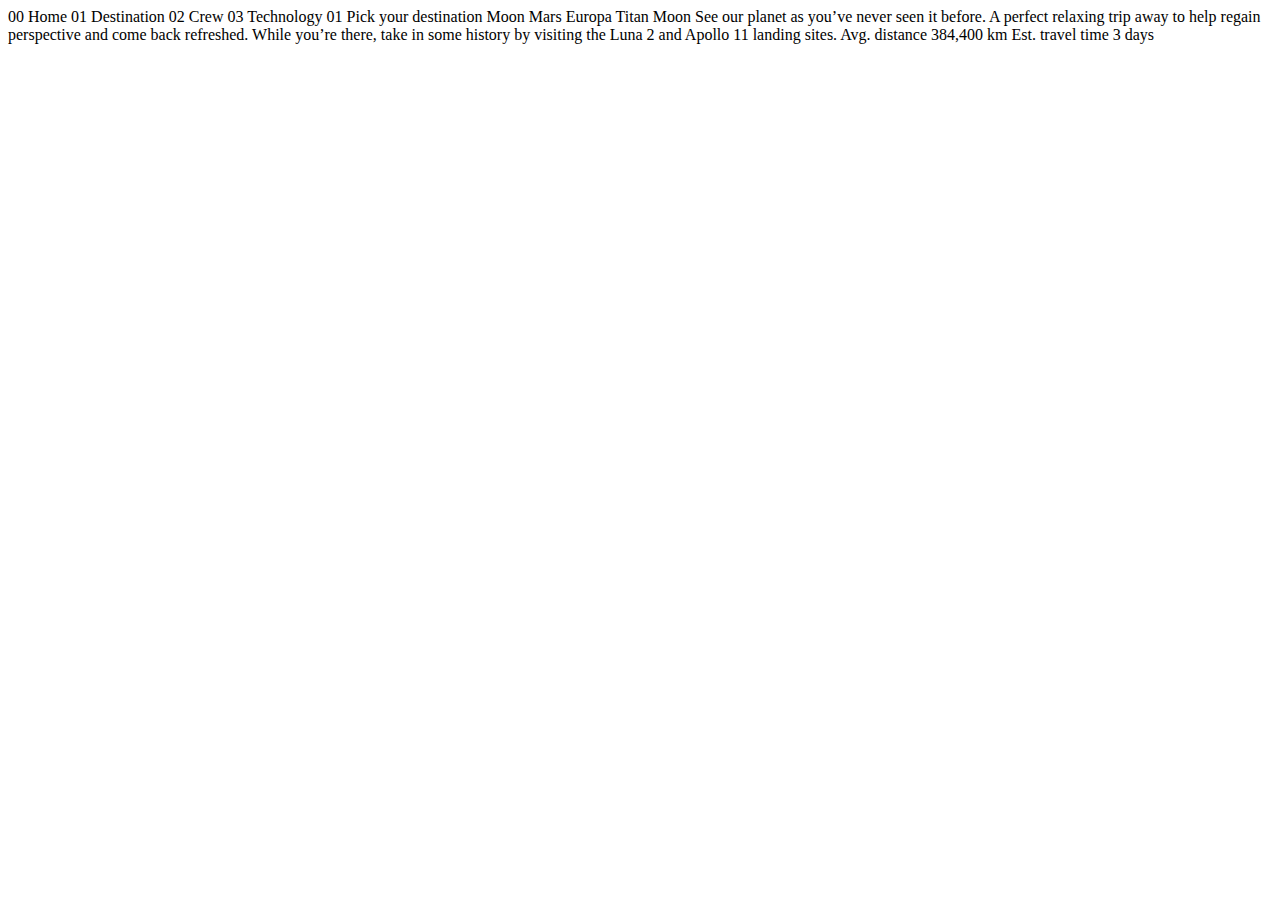
<file: html/destination-moon.html>
<!DOCTYPE html>
<html lang="en">
<head>
  <meta charset="UTF-8">
  <meta name="viewport" content="width=device-width, initial-scale=1.0">

  <link rel="icon" type="image/png" sizes="32x32" href="./assets/favicon-32x32.png">
  
  <title>Frontend Mentor | Space tourism website</title>
</head>
<body>

  00 Home
  01 Destination
  02 Crew
  03 Technology

  01 Pick your destination

  Moon
  Mars
  Europa
  Titan

  Moon

  See our planet as you’ve never seen it before. A perfect relaxing trip away to help 
  regain perspective and come back refreshed. While you’re there, take in some history 
  by visiting the Luna 2 and Apollo 11 landing sites.

  Avg. distance
  384,400 km

  Est. travel time
  3 days
</body>
</html>
</file>
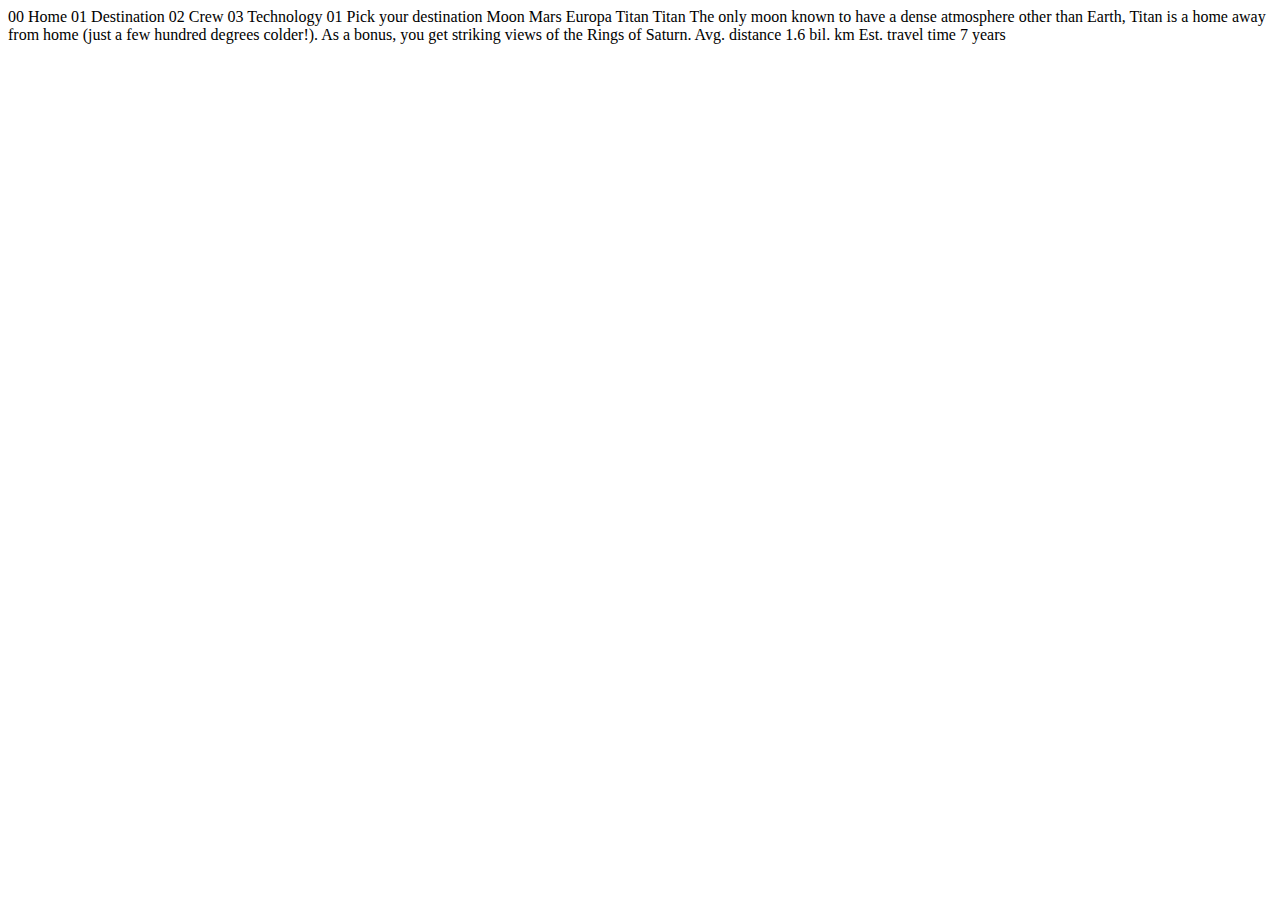
<file: html/destination-titan.html>
<!DOCTYPE html>
<html lang="en">
<head>
  <meta charset="UTF-8">
  <meta name="viewport" content="width=device-width, initial-scale=1.0">

  <link rel="icon" type="image/png" sizes="32x32" href="./assets/favicon-32x32.png">
  
  <title>Frontend Mentor | Space tourism website</title>
</head>
<body>

  00 Home
  01 Destination
  02 Crew
  03 Technology

  01 Pick your destination

  Moon
  Mars
  Europa
  Titan

  Titan

  The only moon known to have a dense atmosphere other than Earth, Titan 
  is a home away from home (just a few hundred degrees colder!). As a 
  bonus, you get striking views of the Rings of Saturn.

  Avg. distance
  1.6 bil. km

  Est. travel time
  7 years
</body>
</html>
</file>
<file: assets/css/index.css>
@import url('https://fonts.googleapis.com/css2?family=Barlow+Condensed&display=swap');
@import url('https://fonts.googleapis.com/css2?family=Bellefair&display=swap');
@import url('https://fonts.googleapis.com/css2?family=Barlow&display=swap');

body {
    background-image: url(../img/home/background-home-mobile.jpg);
}

.body {
    margin: 0 1.5rem;
    padding: 0;
}

header {
    display: flex;
    flex-direction: row;
    justify-content: space-between;
    align-items: center;
    padding-top: 1.5rem;
}

#logo {
    width: 40px;
    height: 40px;
}

.btnMobile {
    position: relative;
    background-image: url(../img/shared/icon-hamburger.svg);
    background-color: transparent;
    border: none;
    width: 24px;
    height: 21px;
    z-index: 2;
}

.btnMobile.active1 {
    background-image: url(../img/shared/icon-close.svg);
    width: 19.09px;
    height: 19.09px;
    transition: .2s;
}

#navMenu {
    display: none;
}

.navMenu__div {
    padding: 7.1rem 0 0 2rem;
}

.active2 {
    display: flex;
    align-items: center;
    margin-bottom: 2rem;
    height: 2rem;
    transition: none;
}

.active2:hover {
    border-right: 2px solid #fff;
}

.active3 {
    font-family: 'Barlow Condensed', sans-serif;
    font-weight: 400;
    font-size: 16px;
    line-height: 19px;
    letter-spacing: 2.7px;
    text-decoration: none;
    color: #fff;
}

.active3 b {
    font-weight: 700;
}

#nav.active #navMenu {
    display: block;
    position: absolute;
    width: calc(100% - 9rem);
    height: 100%;
    left: 9rem;
    top: 0px;

    background: rgba(255, 255, 255, 0.04);
    backdrop-filter: blur(10px);
    z-index: 1;
}

/* FIM DO CABEÇALHO*/

.container__introduction {
    display: flex;
    flex-direction: column;
    align-items: center;
    color: #fff;
    margin-top: 3rem;
}

.subtitle {
    font-family: 'Barlow Condensed', sans-serif;
    text-transform: uppercase;
    line-height: 24px;
    text-align: center;
    letter-spacing: 3.375px;
}

.title {
    font-family: 'Bellefair', serif;
    font-size: 80px;
    text-transform: uppercase;
    padding: 1.5rem 0;
}

.description {
    font-family: 'Barlow', sans-serif;
    font-size: 15px;
    line-height: 25px;
    text-align: center;
    color: #D0D6F9;
}

.container__button {
    margin: 4rem 0 1.5rem 0;
    text-align: center;
}

.button {
    font-family: 'Bellefair', serif;
    font-size: 20px;
    text-transform: uppercase;
    width: 9.375rem;
    height: 9.375rem;
    border-radius: 100%;
    border: none;
}

.button:hover {
    outline: 20px solid #9797972a;
    cursor: pointer;
}
</file>
<file: assets/css/mediasQ/mediaQGlobal.css>
@media screen and (min-width: 548px) {
    header {
        padding: 1.5rem 1rem 0 1rem;
    }
}

@media screen and (min-width: 768px) {
    header {
        position: relative;
        width: 103.29%;
        padding: 0;
        top: 0;
    }

    #logo {
        padding-left: 2.5rem;
    }

    .btnMobile {
        display: none;
    }

    #navMenu {
        background: rgba(255, 255, 255, 0.04);
        backdrop-filter: blur(40.7742px);
        display: flex;
        justify-content: center;
        align-items: center;
        width: 28.125rem;
        height: 6rem;
    }

    .navMenu__div {
        display: flex;
        justify-content: space-around;
        align-items: center;
        width: 28.125rem;
        height: 6rem;
        padding: 0;
    }

    .li {
        display: flex;
        align-items: center;
        height: 6rem;
    }

    .activeNav {
        border-bottom: 3px solid #fff;
    }

    .li:hover {
        border-bottom: 3px solid #979797;
    }

    .a {
        font-family: 'Barlow Condensed', sans-serif;
        text-transform: uppercase;
        text-decoration: none;
        font-weight: 400;
        font-size: 14px;
        line-height: 17px;
        letter-spacing: 2.3625px;
        color: #fff;
    }

    .a b {
        display: none;
    }
}

@media screen and (min-width: 1124px) {
    header {
        position: relative;
        left: -1.5rem;
        width: calc(100% + 3rem);
        margin-top: 2.5rem;
    }

    #logo {
        padding-left: 3.438rem;
    }
    
    .line {
        position: absolute;
        background-color: #ffffff25;
        width: 473px;
        height: 1px;
        margin-left: 11.5rem;
    }

    #navMenu {
        width: 51.875rem;
        background: rgba(255, 255, 255, 0.04);
        backdrop-filter: blur(40.7742px);
    }
    
    .navMenu__div {
        width: 33.75rem;
        justify-content: space-between;
        box-shadow: #fff 15px 15px 15px 10px inset,
    }

    .a {
        font-size: 16px;
        line-height: 19px;
        letter-spacing: 2.7px;
    }

    .a b {
        display: inline;
        font-weight: 700;
    }
}
</file>
<file: assets/css/mediasQ/mediaQIndex.css>
@media screen and (min-width: 376px) {
    body {
        background-image: url(../../img/home/background-home-tablet.jpg);
    }
}

@media screen and (min-width: 625px) {
    .container__introduction {
        margin-top: 6.625rem;
    }

    .subtitle {
        font-weight: 400;
        font-size: 20px;
    }

    .title {
        font-weight: 400;
        font-size: 150px;
        line-height: 150px;
        padding: 2.5rem;
    }

    .description {
        font-weight: 400;
        font-size: 18px;
        line-height: 28px;
    }

    .container__button {
        margin: 6rem 0 3rem 0;
    }

    .button {
        width: 242px;
        height: 242px;
        padding: 0;
        margin-bottom: 50px;
    }

    .button:hover {
        outline: 40px solid #9797972a;
        cursor: pointer;
    }
}

@media screen and (min-width: 769px) {
    body {
        background-image: url(../../img/home/background-home-desktop.jpg);
    }

    main {
        display: flex;
        justify-content: space-around;
        align-items: center;
    }

    .container__introduction {
        width: 28.125rem;
        margin-bottom: 2rem;
    }

    .title {
        padding: 2.5rem 0;
    }

    .container__button {
        margin-top: 6.625rem;
    }
}

@media screen and (min-width: 1124px) {
    .container__introduction {
        width: 35.457rem;
        margin: 15.688rem 0 8.188rem 0;
    }

    .subtitle {
        width: 35.457rem;
        text-align: left;
    }

    .title {
        text-align: left;
    }

    .description {
        text-align: left;
    }

    .container__button {
        margin: 18rem 0 0 0;
    }

    .button {
        margin: 0;
    }

}
</file>
<file: assets/css/crew/crew.css>
body {
    background-image: url(../../img/crew/background-crew-mobile.jpg);
}

main {
    text-align: center;
    color: #fff;
}

.content__title {
    margin-top: 1.5rem;
    font-family: 'Barlow Condensed', sans-serif;
    font-weight: 400;
    font-size: 16px;
    line-height: 19px;
    letter-spacing: 2.7px;
    text-transform: uppercase;
}

.content__title b {
    font-weight: 700;
    letter-spacing: 2.7px;
    opacity: 0.25;
    padding-right: 1rem;
}

.container__img {
    position: relative;
    left: -1.5rem;
    width: 100vw;
    height: 222px;
    margin: 2rem 0;
    border-bottom: 1px solid #383B4B;
}

.img__m {
    display: none;
}

.img__g {
    display: none;
}

.disable {
    display: none;
}

.container__btns {
    display: flex;
    height: 10px;
    justify-content: center;
    padding: 0;
}

.content__btn {
    width: 10px;
    height: 12px;
    border-radius: 50%;
    border: none;
    background-color: rgba(255, 255, 255, 0.17);
}

.active {
    background-color: #fff;
}

.content__btn:hover {
    background-color: rgba(255, 255, 255, 0.5);
}

#btn2 {
    margin: 0 8px 0 16px;
}

#btn3 {
    margin: 0 16px 0 8px;
}

.content__subtitle {
    font-family: 'Bellefair', serif;
    font-style: normal;
    font-weight: 400;
    line-height: 18px;
    text-align: center;
    text-transform: uppercase;
    letter-spacing: 2.3625px;
    color: rgba(255, 255, 255, 0.5);
    margin: 2rem 0 .5rem 0;
}

.content__name {
    font-family: 'Bellefair';
    font-style: normal;
    font-weight: 400;
    font-size: 24px;
    line-height: 28px;
    text-align: center;
    text-transform: uppercase;
    margin-bottom: 1rem;
}

.content__text {
    font-family: 'Barlow';
    font-style: normal;
    font-weight: 400;
    font-size: 15px;
    line-height: 25px;
    text-align: center;
    margin-bottom: 4rem;
    color: #D0D6F9;
}
</file>
<file: assets/css/mediasQ/mediaQCrew.css>
@media screen and (min-width: 376px) {
    body {
        background-image: url(../../img/crew/background-crew-tablet.jpg);
    }
}

@media screen and (min-width: 768px){
    .content__title {
        font-size: 20px;
        margin: 2.5rem 0 3.75rem 0;
    }
    
    .conteiner__content {
        display: flex;
        flex-direction: column;
    }
    
    .container__img {
        display: flex;
        justify-content: center;
        height: 532px;
        margin: 2rem 0 0 0;
        border: none;
        order: 1;
    }

    .img__p {
        display: none;
    }
    
    .img__m {
        display: block;
    }
    
    .img__g {
        display: none;
    }

    .container__text {
        display: flex;
        flex-direction: column;
    }

    .content__subtitle {
        font-size: 24px;
        margin: 0 0 1rem 0;
    }

    .content__name {
        font-size: 40px;
    }

    .content__text {
        font-size: 16px;
        padding: 0 131px 0 131px;
    }

    .container__btns {
        order: 1;
    }

    .content__text {
        margin-bottom: 2.5rem;
    }
}

@media screen and (min-width: 790px) {
    body {
        background-image: url(../../img/crew/background-crew-desktop.jpg);
        width: 100%;
    }

    .container__img {
        position: relative;
        top: -100px;     
    }

    .img__g {
        display: block;
        width: 568.07px;
        height: 712px;
    }

    .container__title {
        width: 35rem;
        padding-left: 10rem;
    }

    .content__title {
        text-align: left;
    }

    .conteiner__content {
        flex-direction: row;
    }

    .img__p {
        display: none;
    }
    
    .img__m {
        display: none;
    }

    .container__text {
        justify-content: center;   
        align-items: left;
        padding-left: 10rem;
    }

    .content__subtitle, .content__name {
        text-align: left;
    }

    .content__text {
        text-align: left;
        padding: 0 15rem 0 0;
    }

    .container__btns {
        justify-content: left;
    }
}
</file>
<file: assets/css/destination/destination.css>
body {
    background-image: url(../../img/destination/background-destination-mobile.jpg);
}

.body {
    text-align: center;
}

.container {
    display: flex;
    flex-direction: column;
    align-items: center;
}

.title {
    font-family: 'Barlow Condensed', sans-serif;
    color: #fff;
    font-weight: 400;
    font-size: 16px;
    line-height: 19px;
    letter-spacing: 2.7px;
    text-transform: uppercase;
}

.title b {
    font-weight: 700;
    mix-blend-mode: normal;
    opacity: 0.25;
    padding-right: 18px;
}

.img__destiny {
    width: 10.625rem;
    height: 10.625rem;
}

.destinyList {
    display: flex;
    justify-content: center;
    margin-top: 1.625rem;
    padding-bottom: 2rem;
}

.destinyList__list {
    display: flex;
    justify-content: space-between;
    width: 15rem;
}

.destinyBtn {
    font-family: 'Barlow Condensed', sans-serif;
    background-color: transparent;
    text-transform: uppercase;
    font-weight: 400;
    font-size: 14px;
    line-height: 17px;
    letter-spacing: 2.3625px;
    height: 1.75rem;
    border: none;
    color: #D0D6F9;
    cursor: pointer;
}

.destinyBtn:hover {
    color: rgba(255, 255, 255, 0.5);
    border-bottom: 3px solid rgba(255, 255, 255, 0.5);
}

.active {
    color: #fff;
    border-bottom: 3px solid #fff;
}

.subtitle {
    font-family: 'Bellefair', serif;
    font-size: 58px;
    text-transform: uppercase;
    color: #fff;
    margin-top: 20px;
}

.text {
    padding: 1.5rem .5rem 2rem .5rem;
    border-bottom: 1px solid #383B4B;
    font-size: 15px;
    line-height: 25px;
    color: #D0D6F9;
}

/* SECTION DATA */

.container__data {
    margin-top: 2rem;
}

.distance {
    margin-top: 2rem;
}

.data__title {
    margin-bottom: .6rem;
    text-transform: uppercase;
    font-family: 'Barlow Condensed', sans-serif;
    font-size: 14px;
    color: #D0D6F9;
}

.data__content {
    margin-bottom: 1.5rem;
    text-transform: uppercase;
    font-family: 'Bellefair', serif;
    font-weight: 400;
    font-size: 28px;
    line-height: 32px;
    color: #fff;
}
</file>
<file: assets/css/mediasQ/mediaQDestination.css>
@media screen and (min-width: 376px) {
    body {
        background-image: url(../../img/destination/background-destination-tablet.jpg);
    }
}

@media screen and (min-width: 768px) {
    .title {
        padding: 40px 0 30px 0;
        font-weight: 400;
        font-size: 20px;
        line-height: 24px;
        letter-spacing: 3.375px;
        text-transform: uppercase;
    }

    .container__data {
        display: flex;
        flex-direction: column;
    }

    .destinyList {
        margin-top: 34px;
        padding-bottom: 2rem;
    } 
    
    .destinyList__list {
        width: 17.844rem;
        margin-bottom: 20px;
    }

    .destinyBtn {
        font-size: 16px;
    }

    .subtitle {
        font-size: 80px;
        margin: 20px 0;
    }

    .text {
        font-size: 16px;
    }

    .container__data {
        display: flex;
        justify-content: space-around;
    }
}

@media screen and (min-width: 775px) {
    body {
        background-image: url(../../img/destination/background-destination-desktop.jpg);
    }

    .container__data {
        flex-direction: row;
        align-items: center;
    }

    .destinyList {
        margin: 0;
        padding-bottom: 1.5rem;
    }

    .data {
        width: 50rem;
    }
}

@media screen and (min-width: 1124px) {
    .body {
        height: 53.5rem;
    }

    main {
        display: flex;
        justify-content: space-around;
        height: 47.5rem;
    }

    .container {
        height: calc(47.5rem - 4.75rem);
        margin-top: 4.75rem;
    }

    .container__data {
        display: flex;
        flex-direction: column;
        justify-content: flex-start;
        margin-top: 10rem;
        width: 445px;
    }

    .data {
        display: flex;
        flex-direction: row;
        justify-content: space-around;
        align-items: center;
        width: 445px;
    }

    .duration {
        margin-top: 2rem;
    }
}
</file>
<file: assets/css/destination/mars.css>
.img__destiny {
    background-image: url(../../img/destination/image-mars-p.png);
}

@media screen and (min-width: 768px) {
    .img__destiny {
        background-image: url(../../img/destination/image-mars-m.png);
        width: 300px;
        height: 300px;
    }
}

@media screen and (min-width: 1124px) {
    .img__destiny {
        background-image: url(../../img/destination/image-mars.png);
        width: 445px;
        height: 445px;
    }
}
</file>
<file: assets/css/destination/moon.css>
.img__destiny {
    background-image: url(../../img/destination/image-moon-p.png);
}

@media screen and (min-width: 768px) {
    .img__destiny {
        background-image: url(../../img/destination/image-moon-m.png);
        width: 300px;
        height: 300px;
    }
}

@media screen and (min-width: 1124px) {
    .img__destiny {
        background-image: url(../../img/destination/image-moon.png);
        width: 445px;
        height: 445px;
    }
}
</file>
<file: assets/css/technology/vehicle.css>
.container__img {
    background-image: url(../../img/technology/image-launch-vehicle-landscape-p.jpg);
}

@media screen and (min-width: 376px) {
    .container__img {
        background-image: url(../../img/technology/image-launch-vehicle-landscape.jpg);
    }
}

@media screen and (min-width: 790px) {
    .container__img {
        background-image: url(../../img/technology/image-launch-vehicle-portrait.jpg);
    }
    
}
</file>
<file: assets/css/mediasQ/mediaQTechnology.css>
@media screen and (min-width: 376px) {
    body {
        background-image: url(../../img/technology/background-technology-tablet.jpg);
    }
}

@media screen and (min-width: 548px) {
    .content__title {
        margin-top: 2.5rem;
        font-size: 20px;
    }

    .container__img {
        height: 19.375rem;
        margin: 3.75rem 0 3.5rem 0;
    }

    .content__btn {
        width: 60px;
        height: 60px;
    }

    .content__subtitle {
        font-size: 16px;
        margin: 2.75rem 0 1rem 0;
    }

    .content__name {
        font-size: 35px;
    }

    .content__text {
        font-size: 16px;
        text-align: center;
        padding: 0 calc((593px - 458px)/2);
        margin: 1.5rem 0 5rem 0;
    }
}

@media screen and (min-width: 790px) {
    body {
        background-image: url(../../img/technology/background-technology-desktop.jpg);
        width: 100%;
    }

    .content__title {
        display: flex;
        padding-left: 10.313rem;
    }

    .conteiner__content {
        position: relative;
        left: -1.5rem;
        display: flex;
        justify-content: space-between;
        align-items: center;
        width: calc(100% + 3rem);
    }

    .container__img {
        left: 0;
        width: 32.188rem;
        height: 32.938rem;
        order: 2;
    }

    .container__text {
        display: flex;
        width: 57.813rem;
        padding-left: 10.313rem;
    }

    .container__btns {
        flex-direction: column;
        justify-content: space-between;
        align-items: center;
        height: 19rem;
    }

    .content__btn {
        width: 80px;
        height: 80px;
    }
}
</file>
<file: assets/css/technology/tech.css>
body {
    background-image: url(../../img/technology/background-technology-mobile.jpg);
    width: 100vw;
}

main {
    text-align: center;
    color: #fff;
}

.content__title {
    margin-top: 1.5rem;
    font-family: 'Barlow Condensed', sans-serif;
    font-weight: 400;
    font-size: 16px;
    line-height: 19px;
    letter-spacing: 2.7px;
    text-transform: uppercase;
}

.content__title b {
    font-weight: 700;
    letter-spacing: 2.7px;
    opacity: 0.25;
    padding-right: 1rem;
}

.container__img {
    position: relative;
    left: -1.5rem;
    width: 100vw;
    height: 170px;
    margin: 2rem 0;
    background-position: center center;
}

.container__btns {
    display: flex;
    height: 3.75rem;
    justify-content: center;
    padding: 0;
}

.container__btns li {
    list-style: none;
}

.content__btn {
    width: 40px;
    height: 40px;
    border-radius: 100%;
    border: 1px solid rgba(255, 255, 255, 0.25);
    background-color: transparent;
    color: #fff;
}

#btn {
    margin: 0 1rem;
}

.active {
    background-color: #fff;
    color: #000;
}

.content__btn:hover {
    border: 1px solid #fff;
}

.content__subtitle {
    font-family: 'Barlow Condensed';
    font-style: normal;
    font-weight: 400;
    font-size: 14px;
    line-height: 17px;
    text-align: center;
    text-transform: uppercase;
    letter-spacing: 2.3625px;
    color: #D0D6F9;
    margin: 1.125rem 0 .5rem 0;
}

.content__name {
    font-family: 'Bellefair';
    font-weight: 400;
    font-size: 24px;
    line-height: 28px;
    text-align: center;
    text-transform: uppercase;
    margin: 0;
}

.content__text {
    font-family: 'Barlow';
    font-weight: 400;
    font-size: 15px;
    line-height: 25px;
    text-align: center;
    margin: .9rem 0 1.3rem 0;
    color: #D0D6F9;
}
</file>
